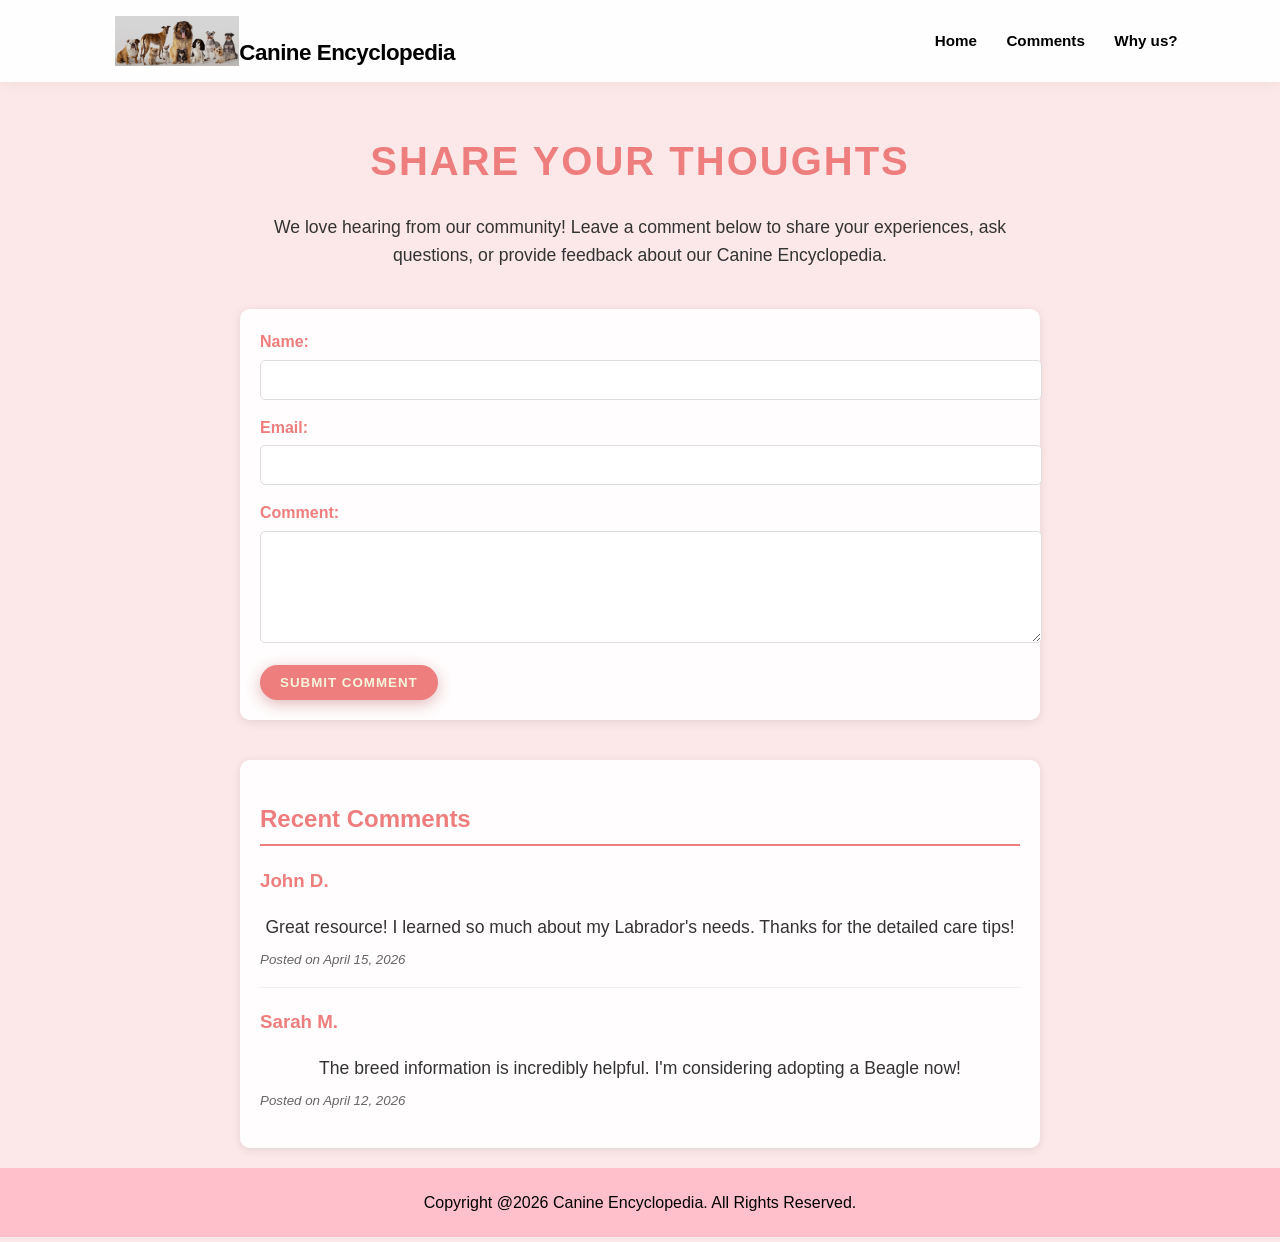
<file: comment.html>
<!DOCTYPE html>
<html lang="en">
<head>
    <meta charset="UTF-8">
    <meta name="viewport" content="width=device-width, initial-scale=1.0">
    <title>Comments - Canine Encyclopedia</title>
    <link rel="stylesheet" href="styles.css">
</head>
<body>
    <header>
        <div class="logo">
             <img src="dogs.webpg" alt="Logotype" class="logo-image">
             Canine Encyclopedia
        </div>
        <nav>
            <a href="home.html">Home</a>
            <a href="comment.html">Comments</a>
            <a href="whyus.html">Why us?</a>
        </nav>
    </header>

    <div class="comments-content">
        <h1>Share Your Thoughts</h1>
        <p>We love hearing from our community! Leave a comment below to share your experiences, ask questions, or provide feedback about our Canine Encyclopedia.</p>
        
        <form class="comment-form">
            <label for="name">Name:</label>
            <input type="text" id="name" name="name" required>
            
            <label for="email">Email:</label>
            <input type="email" id="email" name="email" required>
            
            <label for="comment">Comment:</label>
            <textarea id="comment" name="comment" rows="5" required></textarea>
            
            <button type="submit" class="button">Submit Comment</button>
        </form>
        
        <div class="existing-comments">
            <h2>Recent Comments</h2>
            <div class="comment">
                <h3>John D.</h3>
                <p>Great resource! I learned so much about my Labrador's needs. Thanks for the detailed care tips!</p>
                <small>Posted on April 15, 2026</small>
            </div>
            <div class="comment">
                <h3>Sarah M.</h3>
                <p>The breed information is incredibly helpful. I'm considering adopting a Beagle now!</p>
                <small>Posted on April 12, 2026</small>
            </div>
        </div>
    </div>

    <footer class="footer">
        Copyright @2026 Canine Encyclopedia. All Rights Reserved.
    </footer>
</body>
</html>
</file>
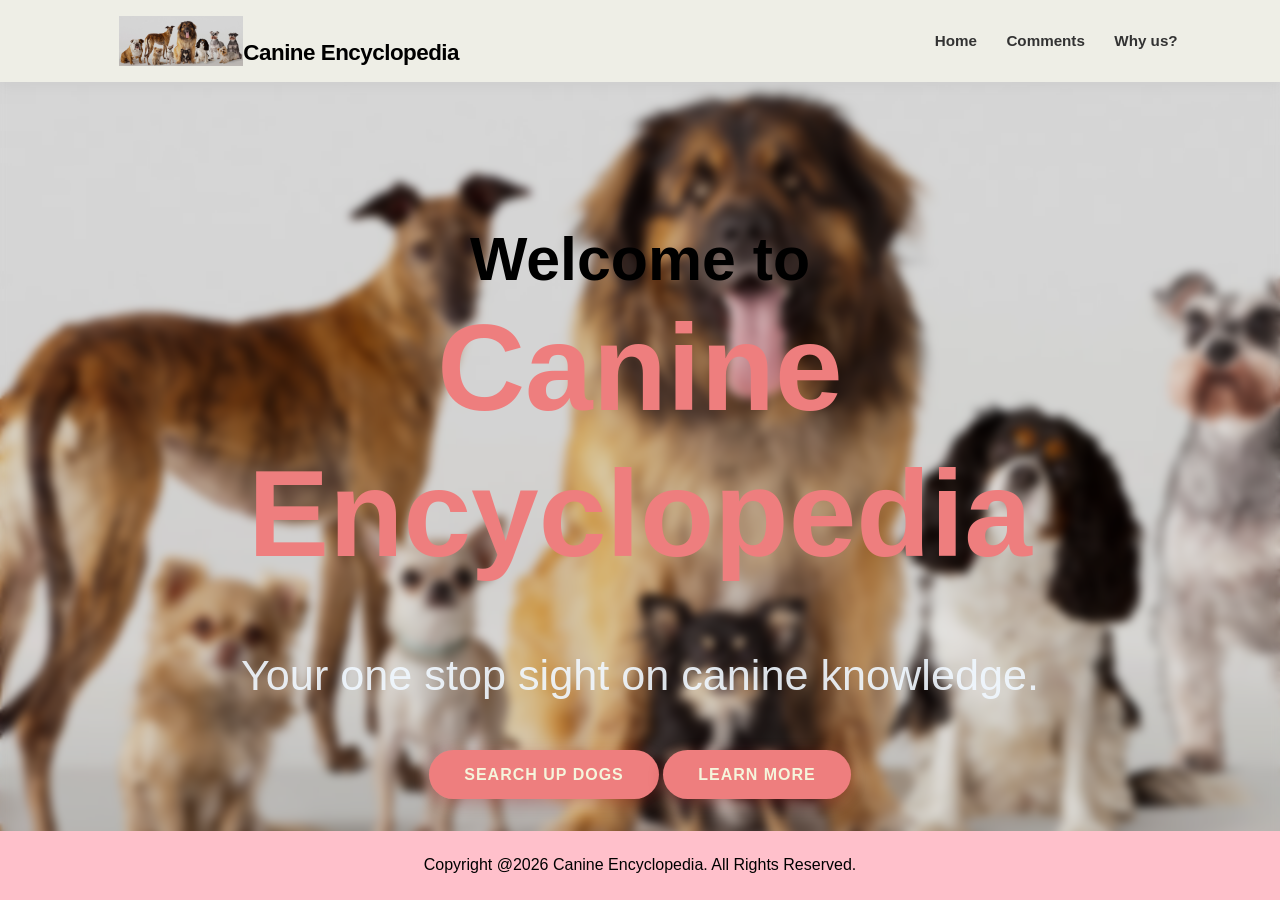
<file: home.html>
<!DOCTYPE html>
<html lang="en">
<head>
    <meta charset="UTF-8">
    <meta name="viewport" content="width=device-width, initial-scale=1.0">
    <title>Document</title>
    <link rel="stylesheet" href="style.css">
</head>
<body id="index">
    <header>
        <div class="logo">
             <img src="dogs.webpg" alt="Logotype" class="logo-image">
             Canine Encyclopedia
        </div>
        <nav>
            <a href="home.html">Home</a>
            <a href="comment.html">Comments</a>
            <a href="whyus.html">Why us?</a>
        </nav>
    </header>

    <div id="home" class="hero">
        <h1>Welcome to <br><em>Canine Encyclopedia</em></h1>
        <p>Your one stop sight on canine knowledge.</p><br><br>
        <div>
        <a href="index.html" class="button">Search up Dogs</a>
          <a href="learn.html" class="button">Learn More</a>
        </div>
    </div>

    <footer class="footer">
        Copyright @2026 Canine Encyclopedia. All Rights Reserved.
    </footer>
</body>
</html>
</file>
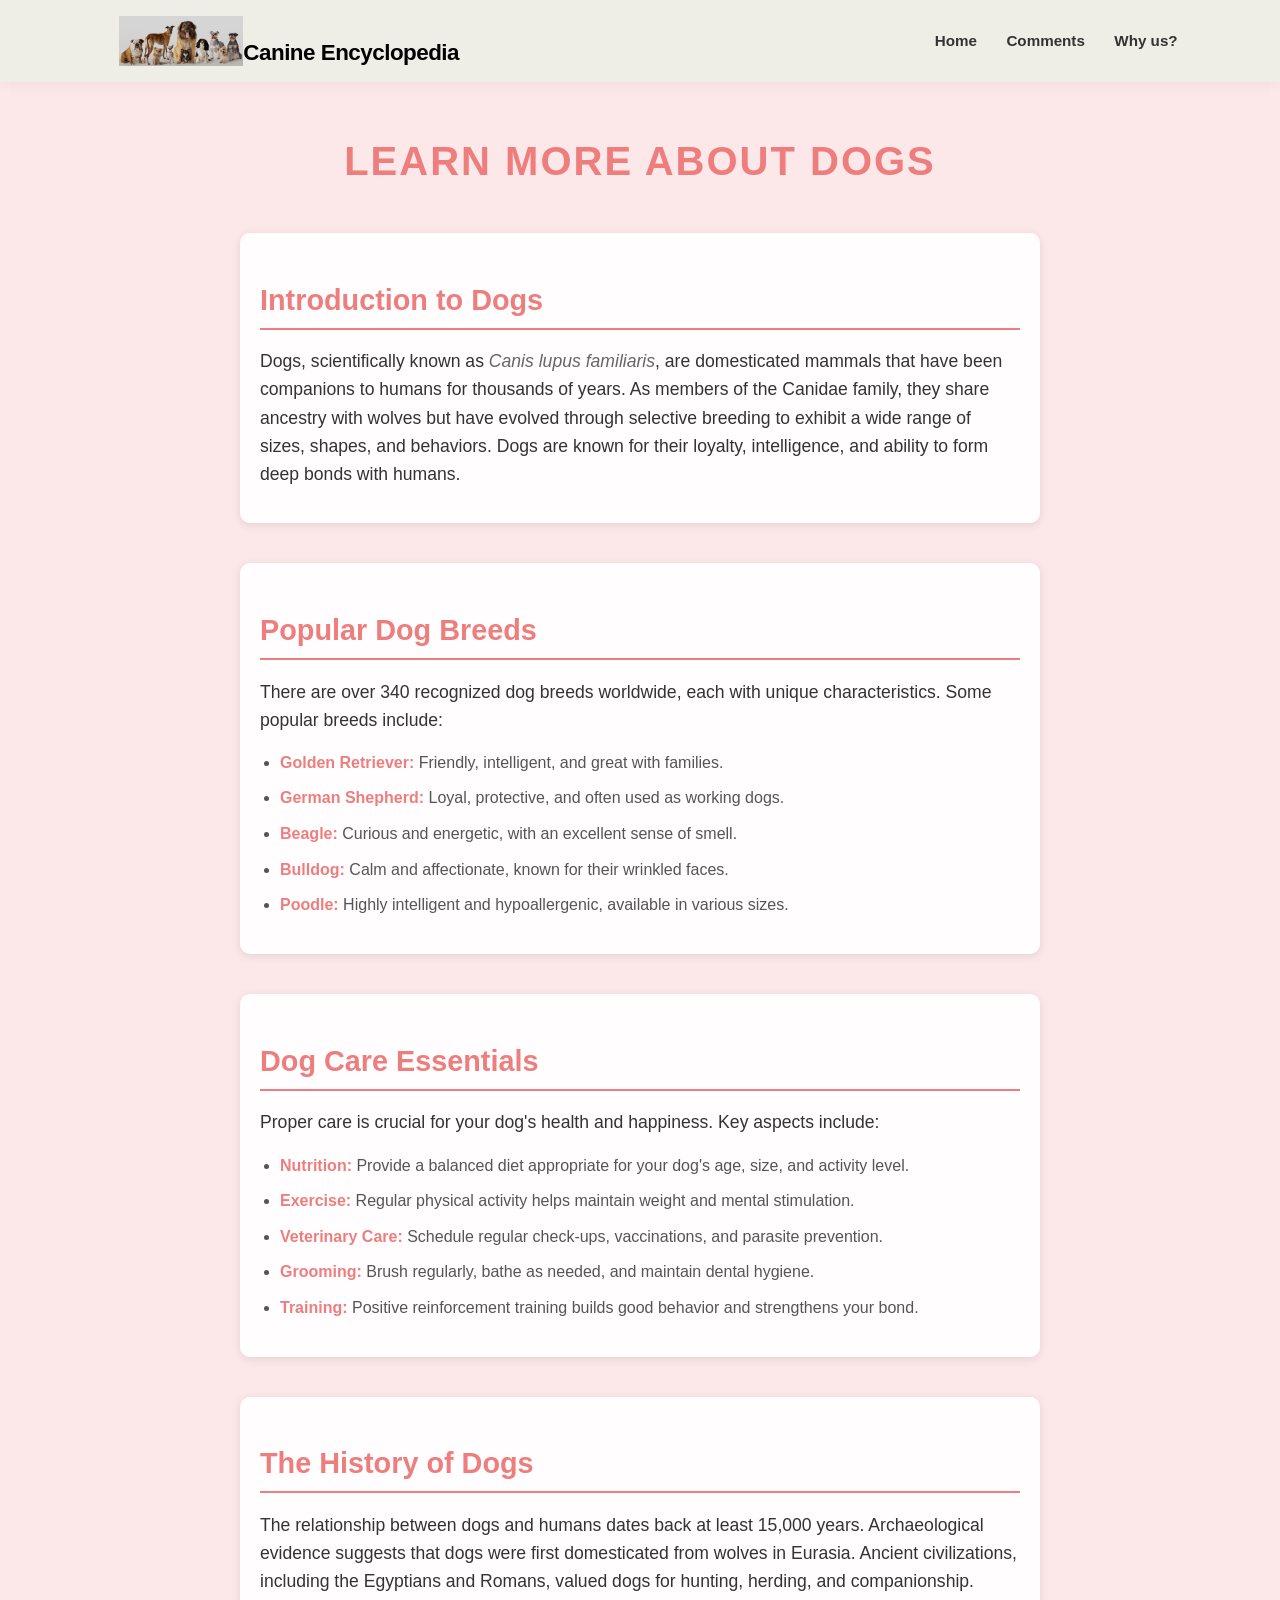
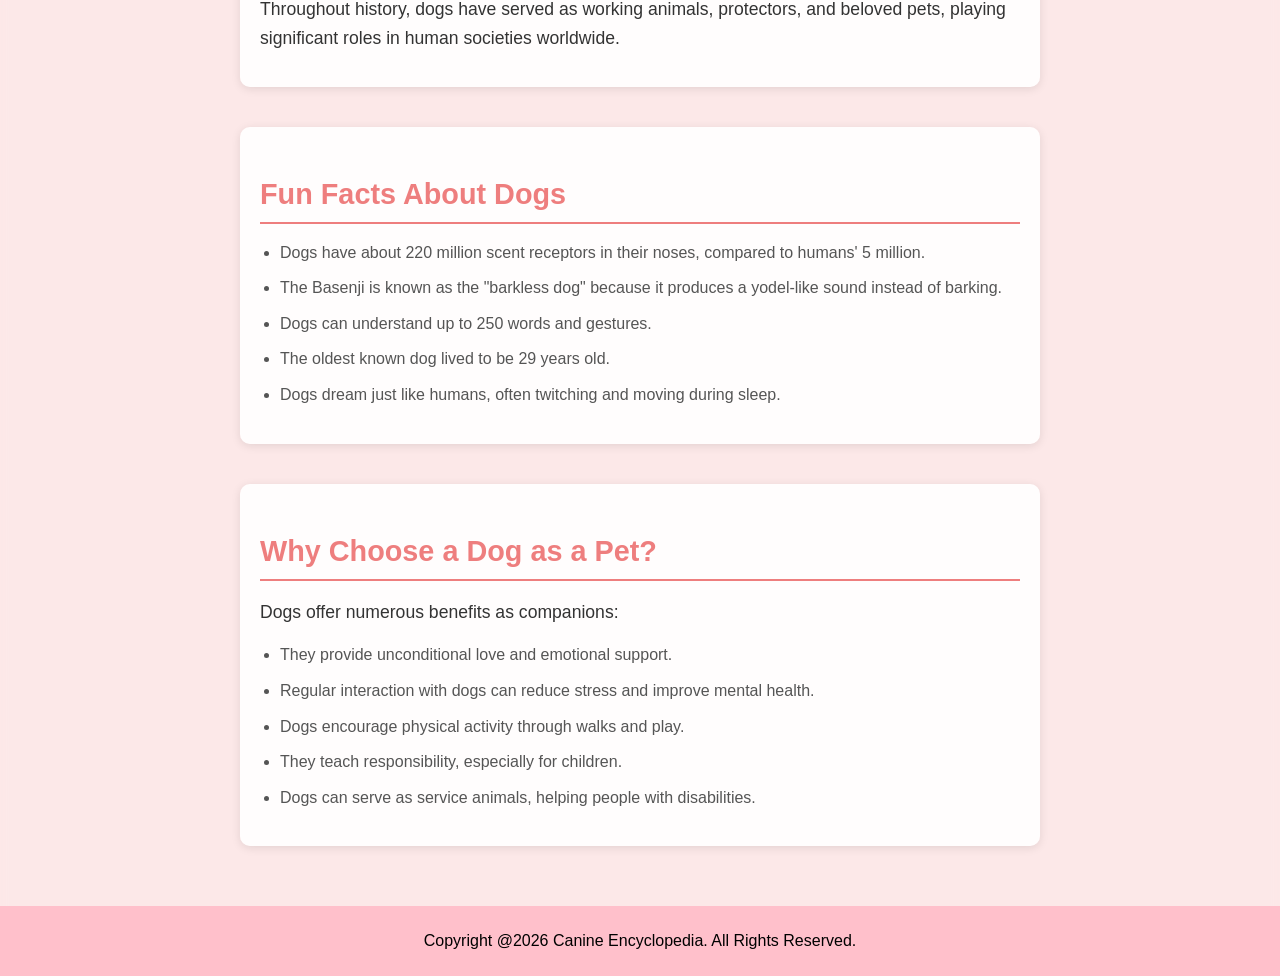
<file: learn.html>
<!DOCTYPE html>
<html lang="en">
<head>
    <meta charset="UTF-8">
    <meta name="viewport" content="width=device-width, initial-scale=1.0">
    <title>Document</title>
    <link rel="stylesheet" href="style.css">
</head>
<body>
    <header>
        <div class="logo">
             <img src="dogs.webpg" alt="Logotype" class="logo-image">
             Canine Encyclopedia
        </div>
        <nav>
            <a href="home.html">Home</a>
            <a href="comment.html">Comments</a>
            <a href="whyus.html">Why us?</a>
        </nav>
    </header>

    <div class="learn-content">
        <h1 >LEARN MORE ABOUT DOGS </h1>
        
        <section>
            <h2>Introduction to Dogs</h2>
            <p>Dogs, scientifically known as <em>Canis lupus familiaris</em>, are domesticated mammals that have been companions to humans for thousands of years. As members of the Canidae family, they share ancestry with wolves but have evolved through selective breeding to exhibit a wide range of sizes, shapes, and behaviors. Dogs are known for their loyalty, intelligence, and ability to form deep bonds with humans.</p>
        </section>
        
        <section>
            <h2>Popular Dog Breeds</h2>
            <p>There are over 340 recognized dog breeds worldwide, each with unique characteristics. Some popular breeds include:</p>
            <ul>
                <li><strong>Golden Retriever:</strong> Friendly, intelligent, and great with families.</li>
                <li><strong>German Shepherd:</strong> Loyal, protective, and often used as working dogs.</li>
                <li><strong>Beagle:</strong> Curious and energetic, with an excellent sense of smell.</li>
                <li><strong>Bulldog:</strong> Calm and affectionate, known for their wrinkled faces.</li>
                <li><strong>Poodle:</strong> Highly intelligent and hypoallergenic, available in various sizes.</li>
            </ul>
        </section>
        
        <section>
            <h2>Dog Care Essentials</h2>
            <p>Proper care is crucial for your dog's health and happiness. Key aspects include:</p>
            <ul>
                <li><strong>Nutrition:</strong> Provide a balanced diet appropriate for your dog's age, size, and activity level.</li>
                <li><strong>Exercise:</strong> Regular physical activity helps maintain weight and mental stimulation.</li>
                <li><strong>Veterinary Care:</strong> Schedule regular check-ups, vaccinations, and parasite prevention.</li>
                <li><strong>Grooming:</strong> Brush regularly, bathe as needed, and maintain dental hygiene.</li>
                <li><strong>Training:</strong> Positive reinforcement training builds good behavior and strengthens your bond.</li>
            </ul>
        </section>
        
        <section>
            <h2>The History of Dogs</h2>
            <p>The relationship between dogs and humans dates back at least 15,000 years. Archaeological evidence suggests that dogs were first domesticated from wolves in Eurasia. Ancient civilizations, including the Egyptians and Romans, valued dogs for hunting, herding, and companionship. Throughout history, dogs have served as working animals, protectors, and beloved pets, playing significant roles in human societies worldwide.</p>
        </section>
        
        <section>
            <h2>Fun Facts About Dogs</h2>
            <ul>
                <li>Dogs have about 220 million scent receptors in their noses, compared to humans' 5 million.</li>
                <li>The Basenji is known as the "barkless dog" because it produces a yodel-like sound instead of barking.</li>
                <li>Dogs can understand up to 250 words and gestures.</li>
                <li>The oldest known dog lived to be 29 years old.</li>
                <li>Dogs dream just like humans, often twitching and moving during sleep.</li>
            </ul>
        </section>
        
        <section>
            <h2>Why Choose a Dog as a Pet?</h2>
            <p>Dogs offer numerous benefits as companions:</p>
            <ul>
                <li>They provide unconditional love and emotional support.</li>
                <li>Regular interaction with dogs can reduce stress and improve mental health.</li>
                <li>Dogs encourage physical activity through walks and play.</li>
                <li>They teach responsibility, especially for children.</li>
                <li>Dogs can serve as service animals, helping people with disabilities.</li>
            </ul>
        </section>
    </div>


    <footer class="footer">
        Copyright @2026 Canine Encyclopedia. All Rights Reserved.
    </footer>
</body>
</html>
</file>
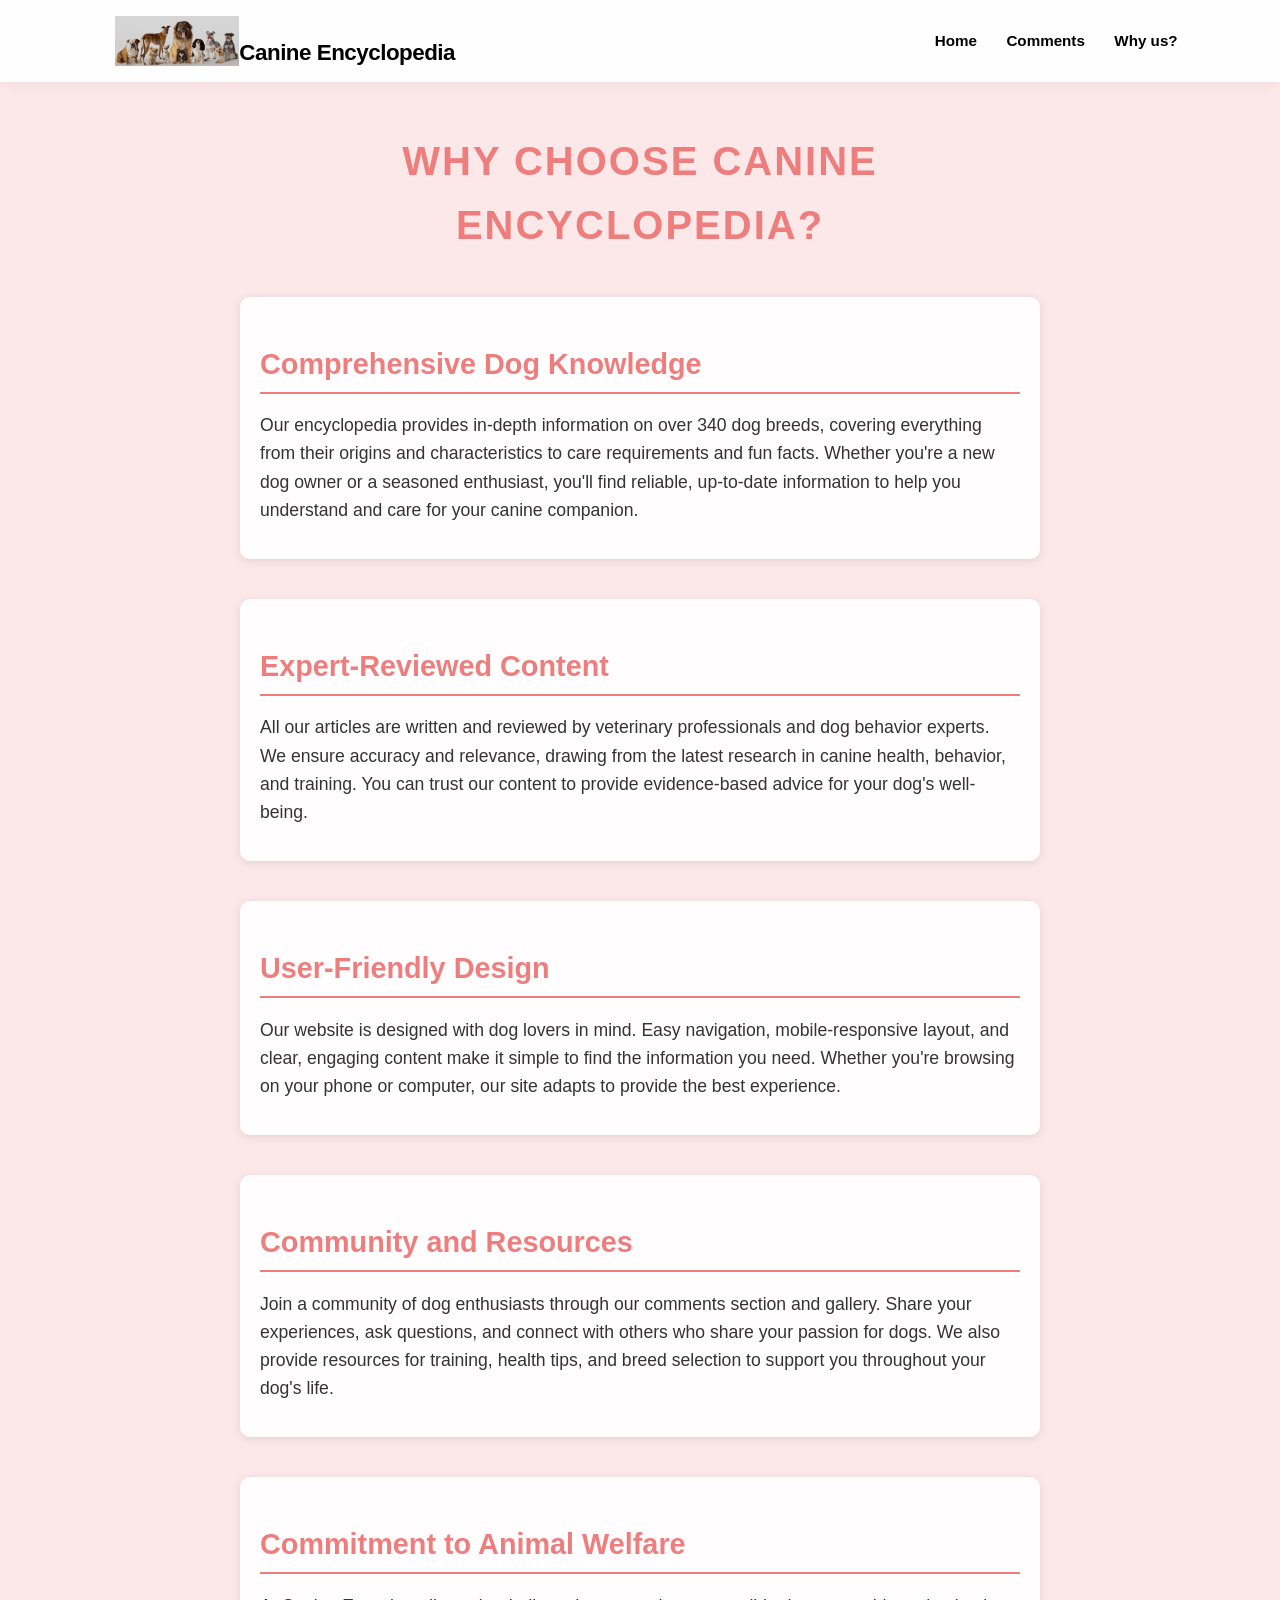
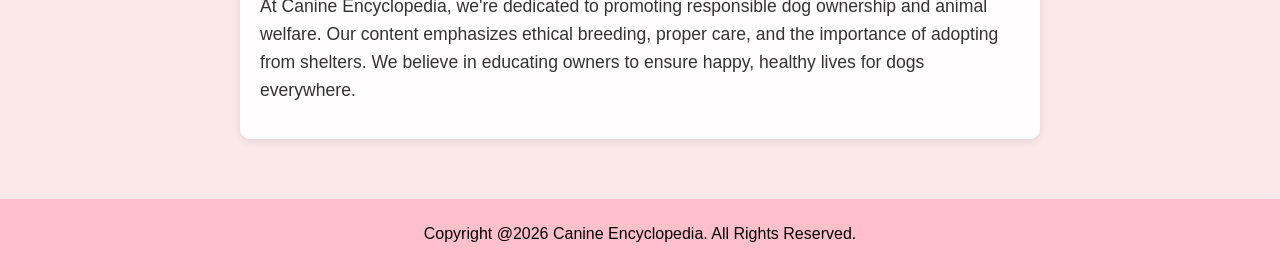
<file: whyus.html>
<!DOCTYPE html>
<html lang="en">
<head>
    <meta charset="UTF-8">
    <meta name="viewport" content="width=device-width, initial-scale=1.0">
    <title>Why Choose Us? - Canine Encyclopedia</title>
    <link rel="stylesheet" href="styles.css">
</head>
<body>
    <header>
        <div class="logo">
             <img src="dogs.webpg" alt="Logotype" class="logo-image">
             Canine Encyclopedia
        </div>
        <nav>
            <a href="home.html">Home</a>
            <a href="comment.html">Comments</a>
            <a href="whyus.html">Why us?</a>
        </nav>
    </header>

    <div class="why-content">
        <h1>Why Choose Canine Encyclopedia?</h1>
        
        <section>
            <h2>Comprehensive Dog Knowledge</h2>
            <p>Our encyclopedia provides in-depth information on over 340 dog breeds, covering everything from their origins and characteristics to care requirements and fun facts. Whether you're a new dog owner or a seasoned enthusiast, you'll find reliable, up-to-date information to help you understand and care for your canine companion.</p>
        </section>
        
        <section>
            <h2>Expert-Reviewed Content</h2>
            <p>All our articles are written and reviewed by veterinary professionals and dog behavior experts. We ensure accuracy and relevance, drawing from the latest research in canine health, behavior, and training. You can trust our content to provide evidence-based advice for your dog's well-being.</p>
        </section>
        
        <section>
            <h2>User-Friendly Design</h2>
            <p>Our website is designed with dog lovers in mind. Easy navigation, mobile-responsive layout, and clear, engaging content make it simple to find the information you need. Whether you're browsing on your phone or computer, our site adapts to provide the best experience.</p>
        </section>
        
        <section>
            <h2>Community and Resources</h2>
            <p>Join a community of dog enthusiasts through our comments section and gallery. Share your experiences, ask questions, and connect with others who share your passion for dogs. We also provide resources for training, health tips, and breed selection to support you throughout your dog's life.</p>
        </section>
        
        <section>
            <h2>Commitment to Animal Welfare</h2>
            <p>At Canine Encyclopedia, we're dedicated to promoting responsible dog ownership and animal welfare. Our content emphasizes ethical breeding, proper care, and the importance of adopting from shelters. We believe in educating owners to ensure happy, healthy lives for dogs everywhere.</p>
        </section>
    </div>

    <footer class="footer">
        Copyright @2026 Canine Encyclopedia. All Rights Reserved.
    </footer>
</body>
</html>
</file>
<file: styles.css>
:root {
  --primary-color: #ee7e7e;  
  --secondary-color: #fce8e8; 
  --text-primary: #000000;   
}
body {
  font-family: 'Arial', sans-serif;
  color: var(--text-primary);
  margin: 0;
  padding: 0;
  background-color: #fce8e8;
  display: flex;
  flex-direction: column;
  min-height: 100vh;
  backdrop-filter: blur(5px);
  background-size: cover;
  background-position: center;
  background-repeat: no-repeat;
}


header {
    background: rgba(255, 255, 255, 0.95);
    backdrop-filter: blur(10px);
    padding: 1rem 8%;
    display: flex;
    justify-content: space-between;
    align-items: center;
    box-shadow: 0 2px 15px rgba(0,0,0,0.05);
    position: sticky;
    top: 0;
    z-index: 1000;
}

.logo {
    font-size: 1.4rem;
    font-weight: 800;
    letter-spacing: -0.5px;
    color: var(--charcoal);
    border-left: 4px solid var(--primary-#ee7e7e);
    padding-left: 12px;
    display: flex;
  align-items: flex-end;
}

.logo-image {
    height: 50px;
    margin-left: 1px;
}

nav a {
    margin-left: 25px;
    text-decoration: none;
    color: var(--slate);
    font-weight: 600;
    font-size: 0.95rem;
    transition: var(--transition);
    position: relative;
}

nav a::after {
    content: '';
    position: absolute;
    width: 0;
    height: 2px;
    bottom: -5px;
    left: 0;
    background-color: var(--primary-red);
    transition: var(--transition);
}

nav a:hover {
    color: var(--primary-red);
}

nav a:hover::after {
    width: 100%;
}

/* --- HERO SECTION --- */
.hero {
  
    min-height: 100vh;
    
    background-size: cover;   /* Scales image to cover entire area */
    background-position: center; /* Centers image vertically and horizontally */
    background-repeat: no-repeat; /* Prevents tiling if image is small */

    display: flex;
    flex-direction: column;
    justify-content: center;
    align-items: center;
    text-align: center;
    color: var(--white);
    
    /* Adjusted top padding slightly to push content down 
       below the sticky header. */
    padding: 100px 15% 0 15%; 
}

.button {
   background-color: #ee7e7e;
   color: beige;
    padding: 10px 20px;
    text-decoration: none;
    border-radius: 25px;
    font-weight: 700;
    text-transform: uppercase;
    letter-spacing: 1px;
    transition: var(--transition);
    box-shadow: 0 4px 15px rgba(163, 29, 34, 0.3);
    border: none;
    cursor: pointer;
}

.button:hover {
    background-color:beige;
    color: #ee7e7e;
    transform: translateY(-3px);
    box-shadow: 0 6px 20px pink;
}

.footer{
     background-color:pink;
     text-align: center;
     padding-bottom: 2%;
     padding-top: 2%;
}

.centre{
     flex: 1; 
  display: flex;
  flex-direction: column;
  justify-content: center;
  align-items: center;
  text-align: center;
}

#dogBreed{
    width: 200px;
    height: 50px;
    background-color: #e9a5a5;
    color: beige;
    border-radius: 50px;
    border: none;
}

input::placeholder {
  color: beige;
  opacity: 1; 
}

#button{
    width: 200px;
    height: 50px;
     background-color: #e49c9c;
    color: beige;
    border-radius: 50px;
}

/* --- WHY US PAGE STYLES --- */
.why-content {
    max-width: 800px;
    margin: 0 auto;
    padding: 20px;
    line-height: 1.6;
    color: var(--text-primary);
}

.why-content h1 {
    font-size: 2.5rem;
    color: var(--primary-color);
    text-align: center;
    margin-bottom: 40px;
    font-weight: 800;
    text-transform: uppercase;
    letter-spacing: 2px;
}

.why-content section {
    margin-bottom: 40px;
    padding: 20px;
    background: rgba(255, 255, 255, 0.9);
    border-radius: 10px;
    box-shadow: 0 2px 10px rgba(0, 0, 0, 0.1);
}

.why-content h2 {
    font-size: 1.8rem;
    color: var(--primary-color);
    margin-bottom: 15px;
    border-bottom: 2px solid var(--primary-color);
    padding-bottom: 5px;
}

.why-content p {
    font-size: 1.1rem;
    margin-bottom: 15px;
    color: #333;
}

/* --- COMMENTS PAGE STYLES --- */
.comments-content {
    max-width: 800px;
    margin: 0 auto;
    padding: 20px;
    line-height: 1.6;
    color: var(--text-primary);
}

.comments-content h1 {
    font-size: 2.5rem;
    color: var(--primary-color);
    text-align: center;
    margin-bottom: 20px;
    font-weight: 800;
    text-transform: uppercase;
    letter-spacing: 2px;
}

.comments-content p {
    font-size: 1.1rem;
    text-align: center;
    margin-bottom: 40px;
    color: #333;
}

.comment-form {
    background:rgba(255, 255, 255, 0.9);
    padding: 20px;
    border-radius: 10px;
    box-shadow: 0 2px 10px rgba(0, 0, 0, 0.1);
    margin-bottom: 40px;
}

.comment-form label {
    display: block;
    margin-bottom: 5px;
    font-weight: 600;
    color: var(--primary-color);
}

.comment-form input,
.comment-form textarea {
    width: 100%;
    padding: 10px;
    margin-bottom: 15px;
    border: 1px solid #ddd;
    border-radius: 5px;
    font-size: 1rem;
}

.comment-form textarea {
    resize: vertical;
}

.existing-comments {
    background: rgba(255, 255, 255, 0.9);
    padding: 20px;
    border-radius: 10px;
    box-shadow: 0 2px 10px rgba(0, 0, 0, 0.1);
}

.existing-comments h2 {
    color: var(--primary-color);
    margin-bottom: 20px;
    border-bottom: 2px solid var(--primary-color);
    padding-bottom: 5px;
}

.comment {
    border-bottom: 1px solid #eee;
    padding-bottom: 15px;
    margin-bottom: 15px;
}

.comment:last-child {
    border-bottom: none;
    margin-bottom: 0;
}

.comment h3 {
    color: var(--primary-color);
    margin-bottom: 5px;
}

.comment p {
    color: #333;
    margin-bottom: 5px;
}

.comment small {
    color: #666;
    font-style: italic;
}
</file>
<file: style.css>
:root {
  --primary-color: #ee7e7e;  
  --secondary-color:  #fce8e8; 
  --text-primary: #000000;   
}
body {
  font-family: 'Arial', sans-serif;
  color: var(--text-primary);
  margin: 0;
  padding: 0;
  display: flex;
  flex-direction: column;
  min-height: 100vh;
  backdrop-filter: blur(5px);
  background-size: cover;
  background-position: center;
  background-repeat: no-repeat;
  background-color:  #fce8e8;
}

#index{
 background-image:url("dogs.webpg");
}

#index-page{
    background-color:  #fce8e8;
}

header {
    background: rgb(238, 238, 230);
    backdrop-filter: blur(10px);
    padding: 1rem 8%;
    display: flex;
    justify-content: space-between;
    align-items: center;
    box-shadow: 0 2px 15px rgba(0,0,0,0.05);
    position: sticky;
    top: 0;
    z-index: 1000;
}

.logo {
    font-size: 1.4rem;
    font-weight: 800;
    letter-spacing: -0.5px;
    color: var(--charcoal);
    border-left: 4px solid var(--primary-#ee7e7e);
    padding-left: 12px;
    display: flex;
  align-items: flex-end;
}

.logo-image {
    height: 50px;
    margin-left: 5px;
}

nav a {
    margin-left: 25px;
    text-decoration: none;
    color: #333;  /* Changed to a dark gray for better visibility */
    font-weight: 600;
    font-size: 0.95rem;
    transition: all 0.3s ease;  /* Smooth transition for hover effects */
    position: relative;
}

nav a::after {
    content: '';
    position: absolute;
    width: 0;
    height: 2px;
    bottom: -5px;
    left: 0;
    background-color: var(--primary-color);  
    transition: width 0.3s ease;
}

nav a:hover {
    color: var(--primary-color); 
}

nav a:hover::after {
    width: 100%; 
}

.hero {
    background-size: cover;  
    background-position: center; 
    background-repeat: no-repeat; 
    display: flex;
    flex-direction: column;
    justify-content: center;
    align-items: center;
    text-align: center;
    color: var(--white);
    
    /* Adjusted top padding slightly to push content down 
       below the sticky header. */
    padding: 100px 15% 0 15%; 
}

.hero h1 {
    font-size: 3.8rem;
    font-weight: 800;
    margin-bottom: 20px;
    line-height: 1.2;
    animation: 0.8s ease-out;
}

.hero h1 em {
    color:#ee7e7e ;
    font-size: 200%;
    font-style: normal;
}

.hero p {
    font-size: 2.7rem;
    margin-bottom: 30px;
    opacity: 0.9;
    max-width: 800px;
    color: aliceblue;
}
 
.button {
   background-color: #ee7e7e;
   color: beige;
    padding: 16px 35px;
    text-decoration: none;
    border-radius: 50px;
    font-weight: 700;
    text-transform: uppercase;
    letter-spacing: 1px;
    transition: var(--transition);
    box-shadow: 0 4px 15px rgba(163, 29, 34, 0.3);
}

.button:hover {
    background-color:#fce8e8;
    color: #ee7e7e;
    transform: translateY(-3px);
    box-shadow: 0 6px 20px pink;
}

.footer{
     background-color:pink;
     text-align: center;
     padding-bottom: 2%;
     padding-top: 2%;
     margin-top: auto;
}

.centre{
     flex: 1; 
  display: flex;
  flex-direction: column;
  justify-content: center;
  align-items: center;
  text-align: center;
}

#dogBreed{
    width: 200px;
    height: 50px;
    background-color:  #e49c9c;
    color: beige;
    border-radius: 50px;
}

input::placeholder {
  color: beige;
  opacity: 1; 
}

#button{
    width: 200px;
    height: 50px;
     background-color: #e49c9c;
    color: beige;
    border-radius: 50px;
}

/* --- LEARN PAGE STYLES --- */
.learn-content {
    max-width: 800px;
    margin: 0 auto;
    padding: 20px;
    line-height: 1.6;
    color: var(--text-primary);
}

.learn-content h1 {
    font-size: 2.5rem;
    color: var(--primary-color);
    text-align: center;
    margin-bottom: 40px;
    font-weight: 800;
    text-transform: uppercase;
    letter-spacing: 2px;
}

.learn-content section {
    margin-bottom: 40px;
    padding: 20px;
    background: rgba(255, 255, 255, 0.9);
    border-radius: 10px;
    box-shadow: 0 2px 10px rgba(0, 0, 0, 0.1);
}

.learn-content h2 {
    font-size: 1.8rem;
    color: var(--primary-color);
    margin-bottom: 15px;
    border-bottom: 2px solid var(--primary-color);
    padding-bottom: 5px;
}

.learn-content p {
    font-size: 1.1rem;
    margin-bottom: 15px;
    color: #333;
}

.learn-content ul {
    list-style-type: disc;
    padding-left: 20px;
}

.learn-content li {
    font-size: 1rem;
    margin-bottom: 10px;
    color: #555;
}

.learn-content strong {
    color: var(--primary-color);
    font-weight: 600;
}

.learn-content em {
    font-style: italic;
    color: #666;
}
</file>
